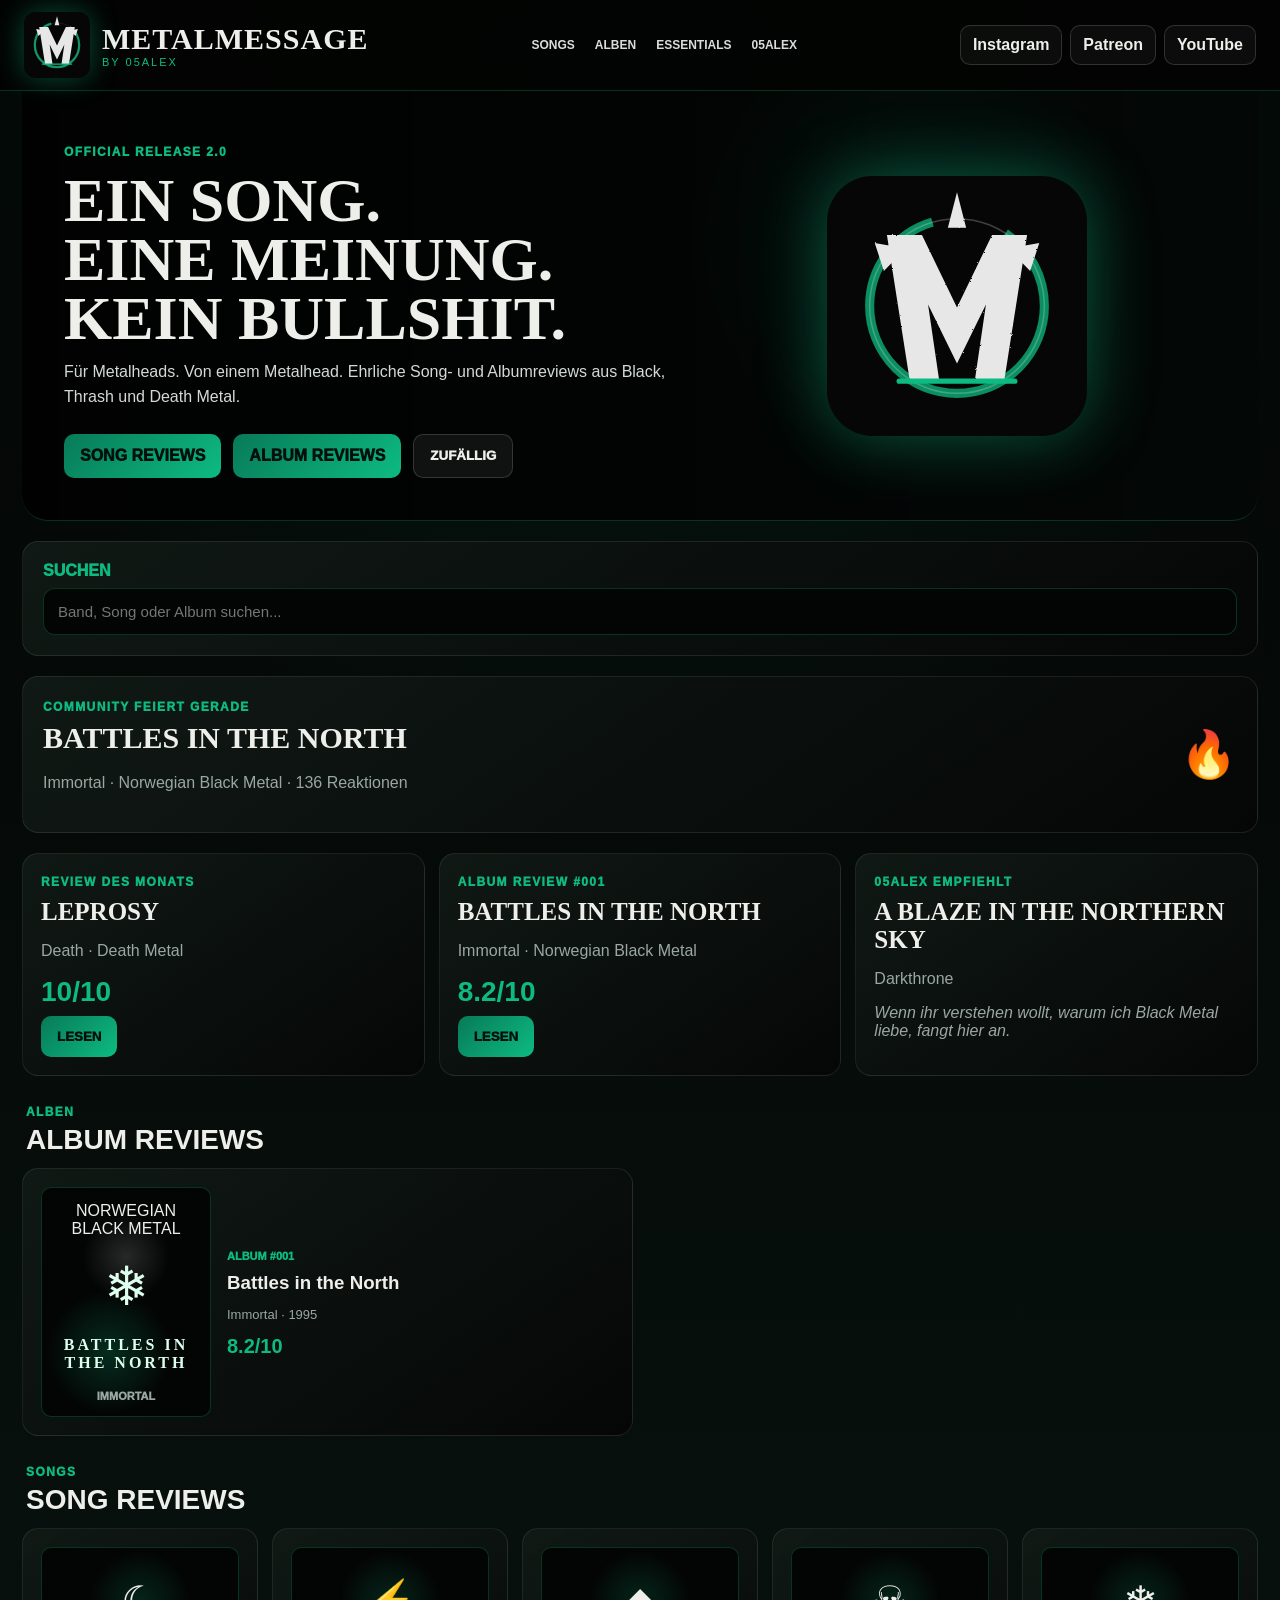
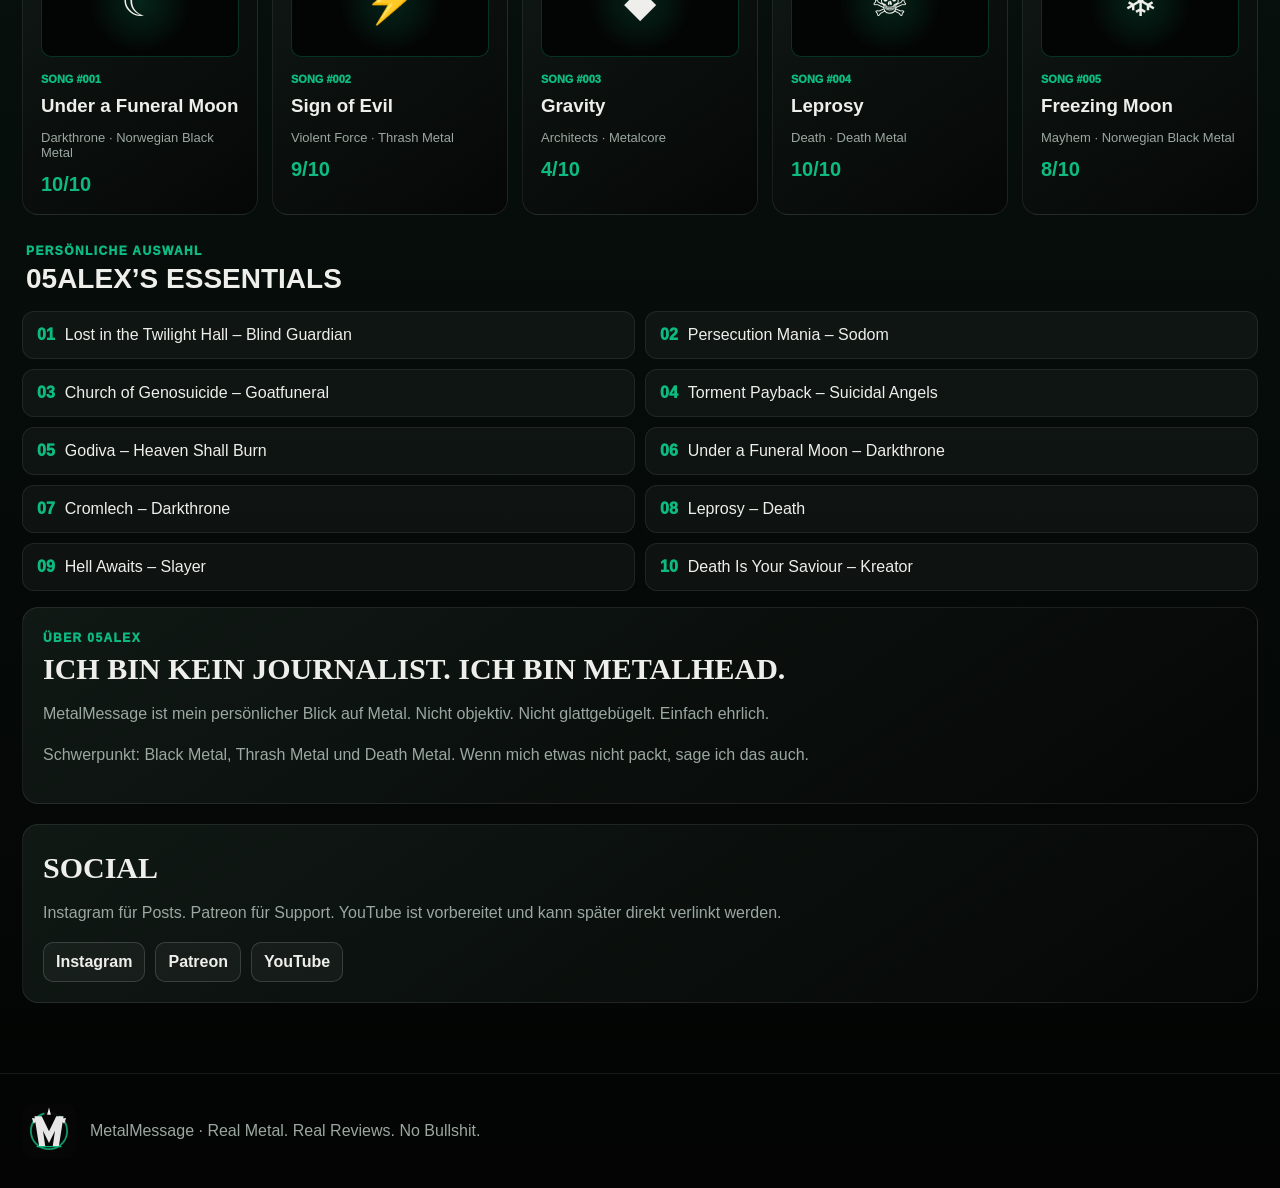
<file: index.html>
<!DOCTYPE html>
<html lang="de">
<head>
<meta charset="UTF-8">
<meta name="viewport" content="width=device-width, initial-scale=1.0">
<title>MetalMessage 2.0</title>
<link rel="icon" href="favicon.svg" type="image/svg+xml">
<link rel="stylesheet" href="style.css">
<script>setTimeout(function(){document.documentElement.classList.add('ready')},900);</script>
</head>
<body>
<div id="loader"><img src="logo.svg" alt=""><span>MetalMessage</span></div>

<header class="topbar">
<a class="brand" href="#home"><img src="logo.svg" alt=""><div><strong>MetalMessage</strong><small>by 05Alex</small></div></a>
<nav><a href="#songs">Songs</a><a href="#albums">Alben</a><a href="#essentials">Essentials</a><a href="#about">05Alex</a></nav>
<div class="links"><a href="https://www.instagram.com/metalmessage05alex/" target="_blank">Instagram</a><a href="https://www.patreon.com/c/metalmessageby05alex/posts" target="_blank">Patreon</a><a href="#" target="_blank">YouTube</a></div>
</header>

<main id="home">
<section class="hero">
<div>
<p>Official Release 2.0</p>
<h1>Ein Song.<br>Eine Meinung.<br>Kein Bullshit.</h1>
<span>Für Metalheads. Von einem Metalhead. Ehrliche Song- und Albumreviews aus Black, Thrash und Death Metal.</span>
<div class="actions"><a href="#songs">Song Reviews</a><a href="#albums">Album Reviews</a><button id="randomBtn">Zufällig</button></div>
</div>
<img src="logo.svg" alt="">
</section>

<section class="search"><label>Suchen</label><input id="search" placeholder="Band, Song oder Album suchen..."></section>

<section id="community" class="community"><div><span>Community feiert gerade</span><h2>Leprosy</h2><p>Reagiere auf Reviews und ändere den Favoriten.</p></div><strong>🤘</strong></section>

<section class="spotlight">
<article><span>Review des Monats</span><h2>Leprosy</h2><p>Death · Death Metal</p><strong>10/10</strong><button data-open="leprosy">Lesen</button></article>
<article><span>Album Review #001</span><h2>Battles in the North</h2><p>Immortal · Norwegian Black Metal</p><strong>8.2/10</strong><button data-open="battles-in-the-north">Lesen</button></article>
<article><span>05Alex empfiehlt</span><h2>A Blaze in the Northern Sky</h2><p>Darkthrone</p><em>Wenn ihr verstehen wollt, warum ich Black Metal liebe, fangt hier an.</em></article>
</section>

<section id="albums"><div class="section-head"><span>Alben</span><h2>Album Reviews</h2></div><div class="album-grid"><article class="album-card" data-kind="album" data-id="battles-in-the-north" data-search="immortal battles in the north norwegian black metal"><div class="artwork"><span>Norwegian Black Metal</span><div class="mark">❄</div><b>BATTLES IN THE NORTH</b><small>Immortal</small></div><div><small>Album #001</small><h3>Battles in the North</h3><p>Immortal · 1995</p><strong>8.2/10</strong></div></article></div></section>
<section id="songs"><div class="section-head"><span>Songs</span><h2>Song Reviews</h2></div><div class="grid"><article class="card" data-kind="song" data-id="under-a-funeral-moon" data-search="darkthrone under a funeral moon norwegian black metal"><div class="mini">☾</div><small>Song #001</small><h3>Under a Funeral Moon</h3><p>Darkthrone · Norwegian Black Metal</p><strong>10/10</strong></article>
<article class="card" data-kind="song" data-id="sign-of-evil" data-search="violent force sign of evil thrash metal"><div class="mini">⚡</div><small>Song #002</small><h3>Sign of Evil</h3><p>Violent Force · Thrash Metal</p><strong>9/10</strong></article>
<article class="card" data-kind="song" data-id="gravity" data-search="architects gravity metalcore"><div class="mini">◆</div><small>Song #003</small><h3>Gravity</h3><p>Architects · Metalcore</p><strong>4/10</strong></article>
<article class="card" data-kind="song" data-id="leprosy" data-search="death leprosy death metal"><div class="mini">☠</div><small>Song #004</small><h3>Leprosy</h3><p>Death · Death Metal</p><strong>10/10</strong></article>
<article class="card" data-kind="song" data-id="freezing-moon" data-search="mayhem freezing moon norwegian black metal"><div class="mini">❄</div><small>Song #005</small><h3>Freezing Moon</h3><p>Mayhem · Norwegian Black Metal</p><strong>8/10</strong></article></div></section>

<section id="essentials"><div class="section-head"><span>Persönliche Auswahl</span><h2>05Alex’s Essentials</h2></div><ol class="essentials"><li><span>01</span>Lost in the Twilight Hall – Blind Guardian</li>
<li><span>02</span>Persecution Mania – Sodom</li>
<li><span>03</span>Church of Genosuicide – Goatfuneral</li>
<li><span>04</span>Torment Payback – Suicidal Angels</li>
<li><span>05</span>Godiva – Heaven Shall Burn</li>
<li><span>06</span>Under a Funeral Moon – Darkthrone</li>
<li><span>07</span>Cromlech – Darkthrone</li>
<li><span>08</span>Leprosy – Death</li>
<li><span>09</span>Hell Awaits – Slayer</li>
<li><span>10</span>Death Is Your Saviour – Kreator</li></ol></section>

<section id="about" class="about"><span>Über 05Alex</span><h2>Ich bin kein Journalist. Ich bin Metalhead.</h2><p>MetalMessage ist mein persönlicher Blick auf Metal. Nicht objektiv. Nicht glattgebügelt. Einfach ehrlich.</p><p>Schwerpunkt: Black Metal, Thrash Metal und Death Metal. Wenn mich etwas nicht packt, sage ich das auch.</p></section>

<section class="socialhub"><h2>Social</h2><p>Instagram für Posts. Patreon für Support. YouTube ist vorbereitet und kann später direkt verlinkt werden.</p><div><a href="https://www.instagram.com/metalmessage05alex/" target="_blank">Instagram</a><a href="https://www.patreon.com/c/metalmessageby05alex/posts" target="_blank">Patreon</a><a href="#" target="_blank">YouTube</a></div></section>
</main>

<section id="detail" class="detail hidden"></section>
<footer><img src="logo.svg" alt=""><span>MetalMessage · Real Metal. Real Reviews. No Bullshit.</span></footer>
<script src="data.js"></script>
<script src="app.js"></script>
</body>
</html>
</file>
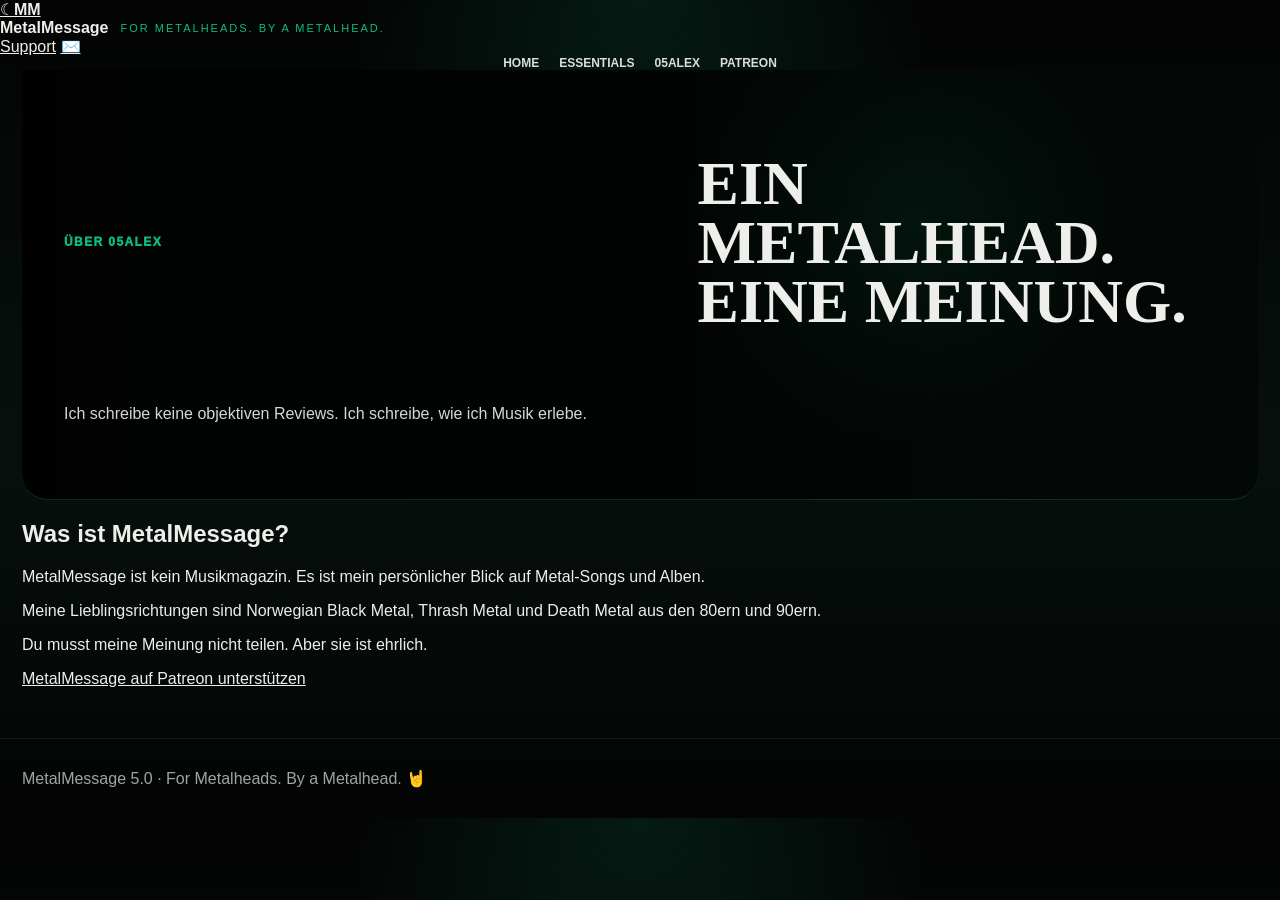
<file: about.html>
<!DOCTYPE html><html lang="de"><head><meta charset="UTF-8"><meta name="viewport" content="width=device-width, initial-scale=1.0"><title>Über 05Alex</title><link rel="stylesheet" href="style.css"></head><body>
<header class="top">
  <a class="logo" href="index.html"><span>☾</span><b>MM</b></a>
  <div class="brand"><b>MetalMessage</b><small>For Metalheads. By a Metalhead.</small></div>
  <a class="support-top" href="https://www.patreon.com/c/metalmessageby05alex/posts" target="_blank">Support</a>
  <a class="suggest" href="mailto:alexanderp2909@icloud.com?subject=Song-%20oder%20Albumvorschlag%20für%20MetalMessage&body=Hey%2005Alex,%0D%0A%0D%0Amein%20Vorschlag:%0D%0A%0D%0ABand:%20%0D%0ASong/Album:%20%0D%0AWarum%20solltest%20du%20es%20hören?:%20%0D%0A%0D%0A🤘">✉️</a>
</header>
<nav class="nav">
  <a href="index.html">Home</a><a href="essentials.html">Essentials</a><a href="about.html">05Alex</a><a href="https://www.patreon.com/c/metalmessageby05alex/posts" target="_blank">Patreon</a>
</nav>
<main><section class="hero small"><p>Über 05Alex</p><h1>Ein Metalhead. Eine Meinung.</h1><span>Ich schreibe keine objektiven Reviews. Ich schreibe, wie ich Musik erlebe.</span></section><section class="about-card"><h2>Was ist MetalMessage?</h2><p>MetalMessage ist kein Musikmagazin. Es ist mein persönlicher Blick auf Metal-Songs und Alben.</p><p>Meine Lieblingsrichtungen sind Norwegian Black Metal, Thrash Metal und Death Metal aus den 80ern und 90ern.</p><p>Du musst meine Meinung nicht teilen. Aber sie ist ehrlich.</p><a class="patreon-link" href="https://www.patreon.com/c/metalmessageby05alex/posts" target="_blank">MetalMessage auf Patreon unterstützen</a></section></main>
<footer>MetalMessage 5.0 · For Metalheads. By a Metalhead. 🤘</footer>
</body></html>
</file>
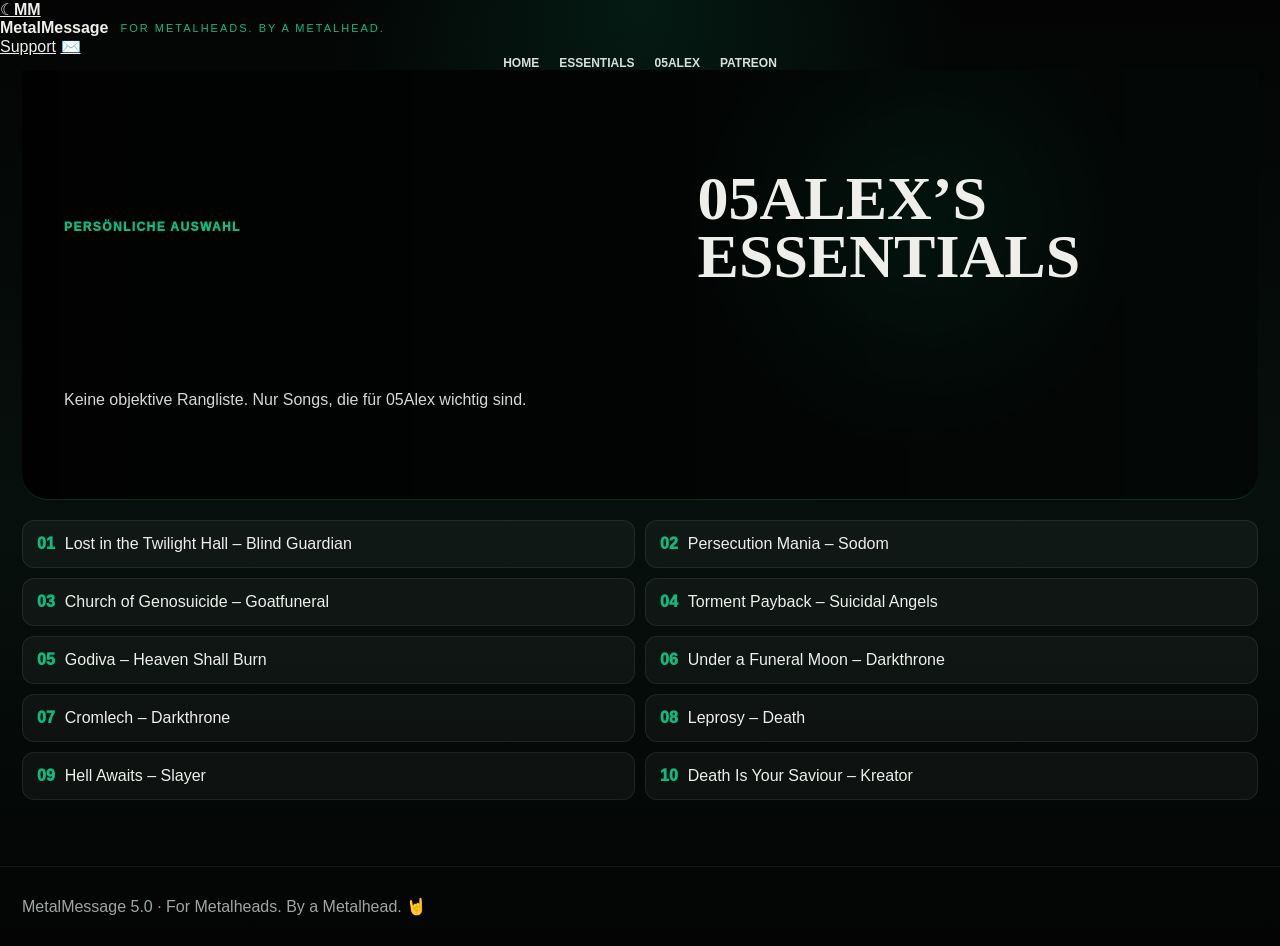
<file: essentials.html>
<!DOCTYPE html><html lang="de"><head><meta charset="UTF-8"><meta name="viewport" content="width=device-width, initial-scale=1.0"><title>05Alex’s Essentials</title><link rel="stylesheet" href="style.css"></head><body>
<header class="top">
  <a class="logo" href="index.html"><span>☾</span><b>MM</b></a>
  <div class="brand"><b>MetalMessage</b><small>For Metalheads. By a Metalhead.</small></div>
  <a class="support-top" href="https://www.patreon.com/c/metalmessageby05alex/posts" target="_blank">Support</a>
  <a class="suggest" href="mailto:alexanderp2909@icloud.com?subject=Song-%20oder%20Albumvorschlag%20für%20MetalMessage&body=Hey%2005Alex,%0D%0A%0D%0Amein%20Vorschlag:%0D%0A%0D%0ABand:%20%0D%0ASong/Album:%20%0D%0AWarum%20solltest%20du%20es%20hören?:%20%0D%0A%0D%0A🤘">✉️</a>
</header>
<nav class="nav">
  <a href="index.html">Home</a><a href="essentials.html">Essentials</a><a href="about.html">05Alex</a><a href="https://www.patreon.com/c/metalmessageby05alex/posts" target="_blank">Patreon</a>
</nav>
<main><section class="hero small"><p>Persönliche Auswahl</p><h1>05Alex’s Essentials</h1><span>Keine objektive Rangliste. Nur Songs, die für 05Alex wichtig sind.</span></section><ol class="essentials"><li><span>01</span>Lost in the Twilight Hall – Blind Guardian</li>
<li><span>02</span>Persecution Mania – Sodom</li>
<li><span>03</span>Church of Genosuicide – Goatfuneral</li>
<li><span>04</span>Torment Payback – Suicidal Angels</li>
<li><span>05</span>Godiva – Heaven Shall Burn</li>
<li><span>06</span>Under a Funeral Moon – Darkthrone</li>
<li><span>07</span>Cromlech – Darkthrone</li>
<li><span>08</span>Leprosy – Death</li>
<li><span>09</span>Hell Awaits – Slayer</li>
<li><span>10</span>Death Is Your Saviour – Kreator</li></ol></main>
<footer>MetalMessage 5.0 · For Metalheads. By a Metalhead. 🤘</footer>
</body></html>
</file>
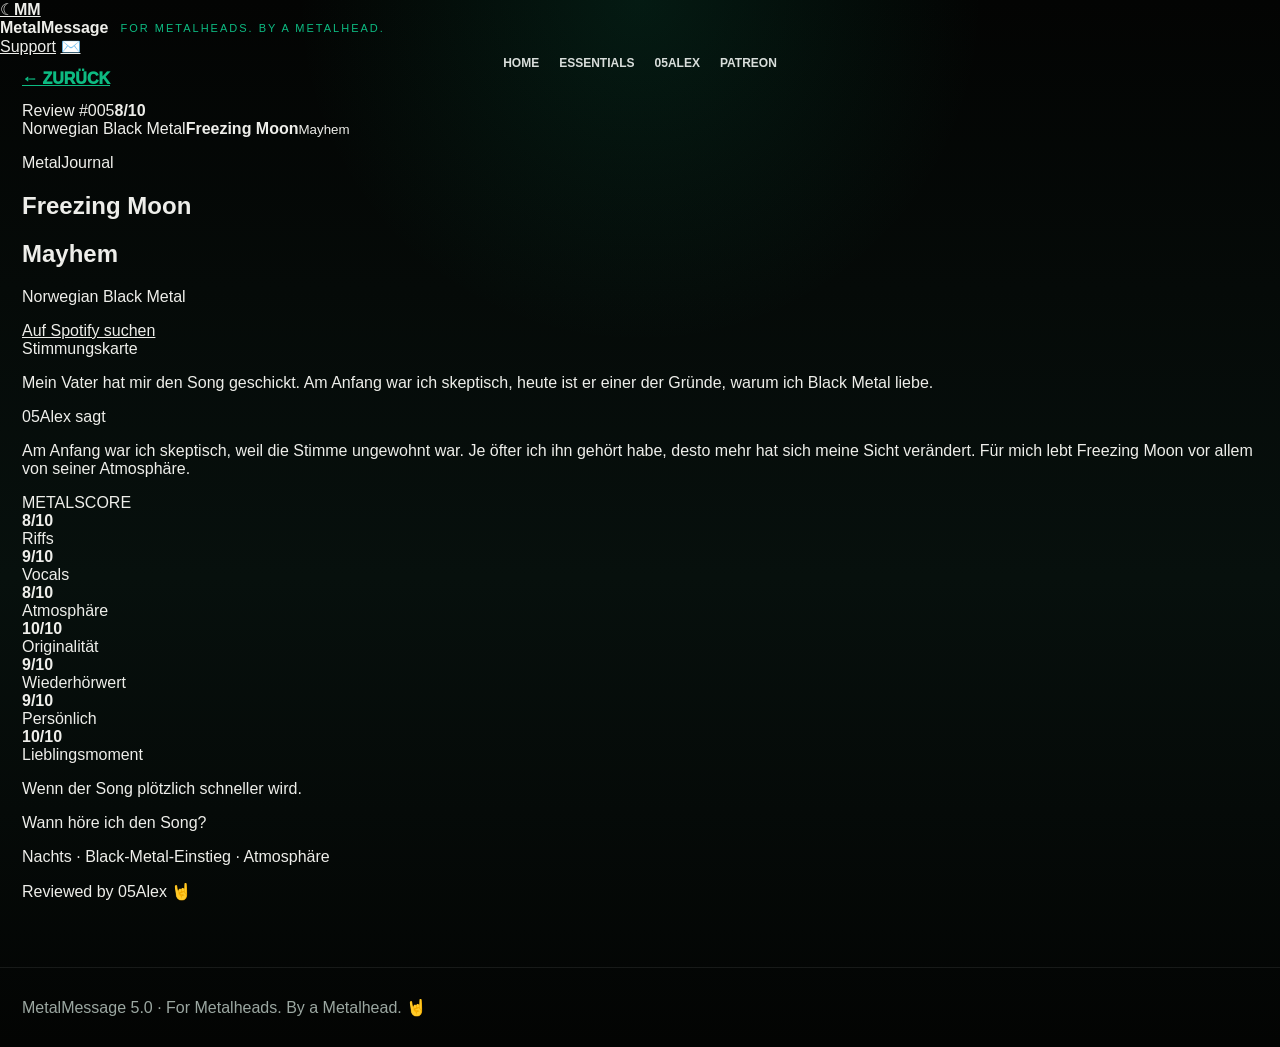
<file: review-freezing-moon.html>
<!DOCTYPE html><html lang="de"><head><meta charset="UTF-8"><meta name="viewport" content="width=device-width, initial-scale=1.0"><title>Freezing Moon – MetalMessage</title><link rel="stylesheet" href="style.css"></head><body>
<header class="top">
  <a class="logo" href="index.html"><span>☾</span><b>MM</b></a>
  <div class="brand"><b>MetalMessage</b><small>For Metalheads. By a Metalhead.</small></div>
  <a class="support-top" href="https://www.patreon.com/c/metalmessageby05alex/posts" target="_blank">Support</a>
  <a class="suggest" href="mailto:alexanderp2909@icloud.com?subject=Song-%20oder%20Albumvorschlag%20für%20MetalMessage&body=Hey%2005Alex,%0D%0A%0D%0Amein%20Vorschlag:%0D%0A%0D%0ABand:%20%0D%0ASong/Album:%20%0D%0AWarum%20solltest%20du%20es%20hören?:%20%0D%0A%0D%0A🤘">✉️</a>
</header>
<nav class="nav">
  <a href="index.html">Home</a><a href="essentials.html">Essentials</a><a href="about.html">05Alex</a><a href="https://www.patreon.com/c/metalmessageby05alex/posts" target="_blank">Patreon</a>
</nav>
<main><a class="back" href="index.html">← Zurück</a>
<section class="review-page">
 <div class="review-head"><span>Review #005</span><strong>8/10</strong></div>
 <div class="song-hero"><div class="poster big"><span>Norwegian Black Metal</span><b>Freezing Moon</b><small>Mayhem</small></div><div><p class="label">MetalJournal</p><h1>Freezing Moon</h1><h2>Mayhem</h2><p>Norwegian Black Metal</p><a href="https://open.spotify.com/search/Mayhem%20Freezing%20Moon" target="_blank">Auf Spotify suchen</a></div></div>
 <div class="mood-card"><span>Stimmungskarte</span><p>Mein Vater hat mir den Song geschickt. Am Anfang war ich skeptisch, heute ist er einer der Gründe, warum ich Black Metal liebe.</p></div>
 <div class="msg green"><span>05Alex sagt</span><p>Am Anfang war ich skeptisch, weil die Stimme ungewohnt war. Je öfter ich ihn gehört habe, desto mehr hat sich meine Sicht verändert. Für mich lebt Freezing Moon vor allem von seiner Atmosphäre.</p></div>
 <div class="metalscore"><span>METALSCORE</span><div class="scorebar"><i style="width:80%"></i></div><strong>8/10</strong><div class="score-line"><span>Riffs</span><div class="mini-bar"><i style="width:90%"></i></div><b>9/10</b></div>
<div class="score-line"><span>Vocals</span><div class="mini-bar"><i style="width:80%"></i></div><b>8/10</b></div>
<div class="score-line"><span>Atmosphäre</span><div class="mini-bar"><i style="width:100%"></i></div><b>10/10</b></div>
<div class="score-line"><span>Originalität</span><div class="mini-bar"><i style="width:90%"></i></div><b>9/10</b></div>
<div class="score-line"><span>Wiederhörwert</span><div class="mini-bar"><i style="width:90%"></i></div><b>9/10</b></div>
<div class="score-line"><span>Persönlich</span><div class="mini-bar"><i style="width:100%"></i></div><b>10/10</b></div></div>
 <div class="msg"><span>Lieblingsmoment</span><p>Wenn der Song plötzlich schneller wird.</p></div>
 <div class="msg"><span>Wann höre ich den Song?</span><p>Nachts · Black-Metal-Einstieg · Atmosphäre</p></div>
 <p class="signature">Reviewed by 05Alex 🤘</p>
</section></main>
<footer>MetalMessage 5.0 · For Metalheads. By a Metalhead. 🤘</footer>
</body></html>
</file>
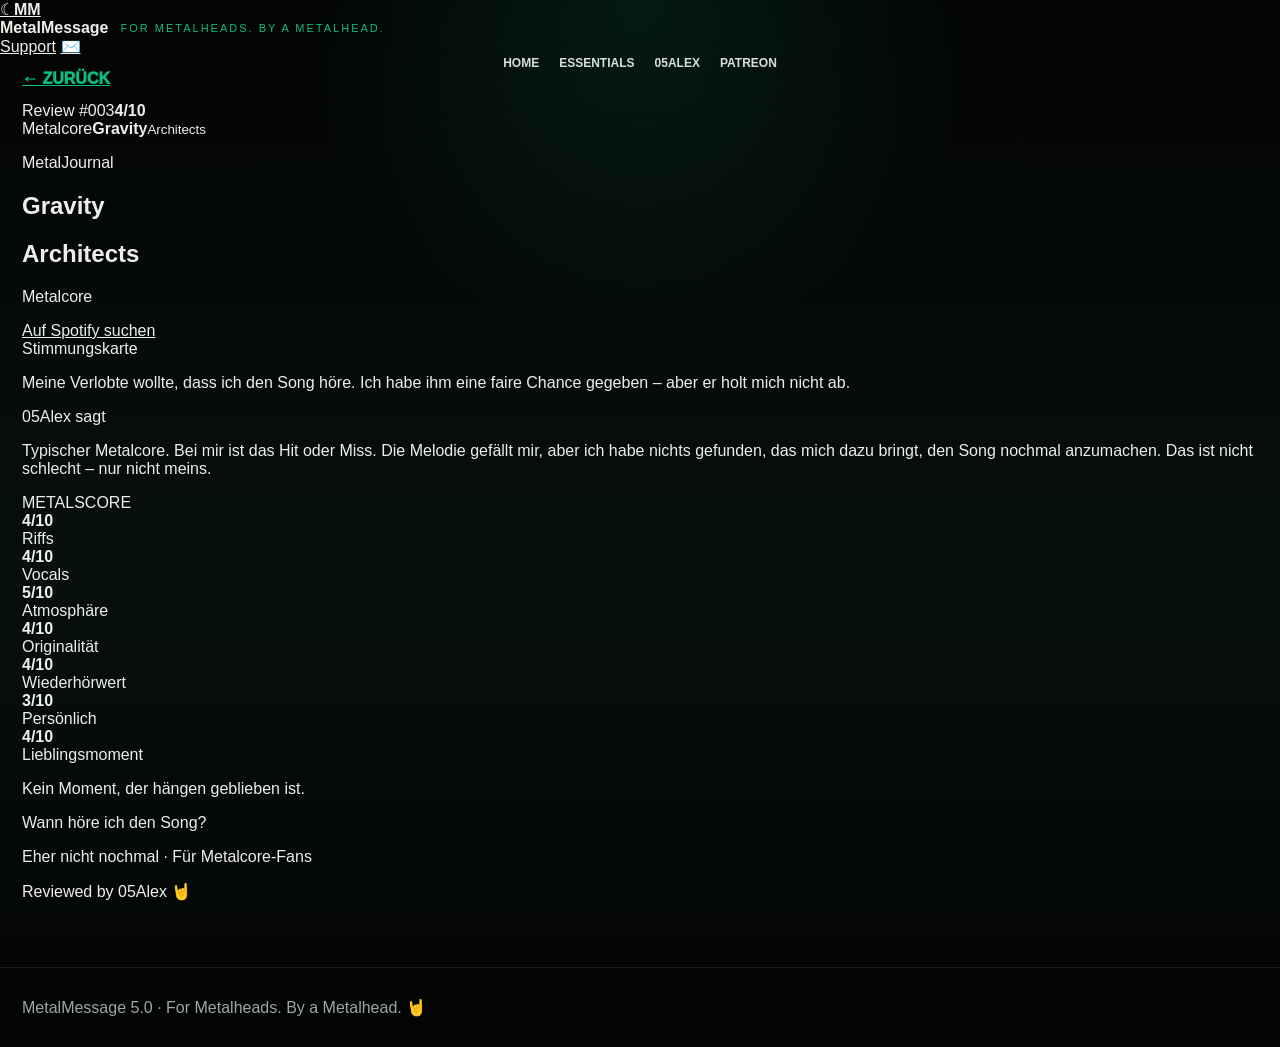
<file: review-gravity.html>
<!DOCTYPE html><html lang="de"><head><meta charset="UTF-8"><meta name="viewport" content="width=device-width, initial-scale=1.0"><title>Gravity – MetalMessage</title><link rel="stylesheet" href="style.css"></head><body>
<header class="top">
  <a class="logo" href="index.html"><span>☾</span><b>MM</b></a>
  <div class="brand"><b>MetalMessage</b><small>For Metalheads. By a Metalhead.</small></div>
  <a class="support-top" href="https://www.patreon.com/c/metalmessageby05alex/posts" target="_blank">Support</a>
  <a class="suggest" href="mailto:alexanderp2909@icloud.com?subject=Song-%20oder%20Albumvorschlag%20für%20MetalMessage&body=Hey%2005Alex,%0D%0A%0D%0Amein%20Vorschlag:%0D%0A%0D%0ABand:%20%0D%0ASong/Album:%20%0D%0AWarum%20solltest%20du%20es%20hören?:%20%0D%0A%0D%0A🤘">✉️</a>
</header>
<nav class="nav">
  <a href="index.html">Home</a><a href="essentials.html">Essentials</a><a href="about.html">05Alex</a><a href="https://www.patreon.com/c/metalmessageby05alex/posts" target="_blank">Patreon</a>
</nav>
<main><a class="back" href="index.html">← Zurück</a>
<section class="review-page">
 <div class="review-head"><span>Review #003</span><strong>4/10</strong></div>
 <div class="song-hero"><div class="poster big"><span>Metalcore</span><b>Gravity</b><small>Architects</small></div><div><p class="label">MetalJournal</p><h1>Gravity</h1><h2>Architects</h2><p>Metalcore</p><a href="https://open.spotify.com/search/Architects%20Gravity" target="_blank">Auf Spotify suchen</a></div></div>
 <div class="mood-card"><span>Stimmungskarte</span><p>Meine Verlobte wollte, dass ich den Song höre. Ich habe ihm eine faire Chance gegeben – aber er holt mich nicht ab.</p></div>
 <div class="msg green"><span>05Alex sagt</span><p>Typischer Metalcore. Bei mir ist das Hit oder Miss. Die Melodie gefällt mir, aber ich habe nichts gefunden, das mich dazu bringt, den Song nochmal anzumachen. Das ist nicht schlecht – nur nicht meins.</p></div>
 <div class="metalscore"><span>METALSCORE</span><div class="scorebar"><i style="width:40%"></i></div><strong>4/10</strong><div class="score-line"><span>Riffs</span><div class="mini-bar"><i style="width:40%"></i></div><b>4/10</b></div>
<div class="score-line"><span>Vocals</span><div class="mini-bar"><i style="width:50%"></i></div><b>5/10</b></div>
<div class="score-line"><span>Atmosphäre</span><div class="mini-bar"><i style="width:40%"></i></div><b>4/10</b></div>
<div class="score-line"><span>Originalität</span><div class="mini-bar"><i style="width:40%"></i></div><b>4/10</b></div>
<div class="score-line"><span>Wiederhörwert</span><div class="mini-bar"><i style="width:30%"></i></div><b>3/10</b></div>
<div class="score-line"><span>Persönlich</span><div class="mini-bar"><i style="width:40%"></i></div><b>4/10</b></div></div>
 <div class="msg"><span>Lieblingsmoment</span><p>Kein Moment, der hängen geblieben ist.</p></div>
 <div class="msg"><span>Wann höre ich den Song?</span><p>Eher nicht nochmal · Für Metalcore-Fans</p></div>
 <p class="signature">Reviewed by 05Alex 🤘</p>
</section></main>
<footer>MetalMessage 5.0 · For Metalheads. By a Metalhead. 🤘</footer>
</body></html>
</file>
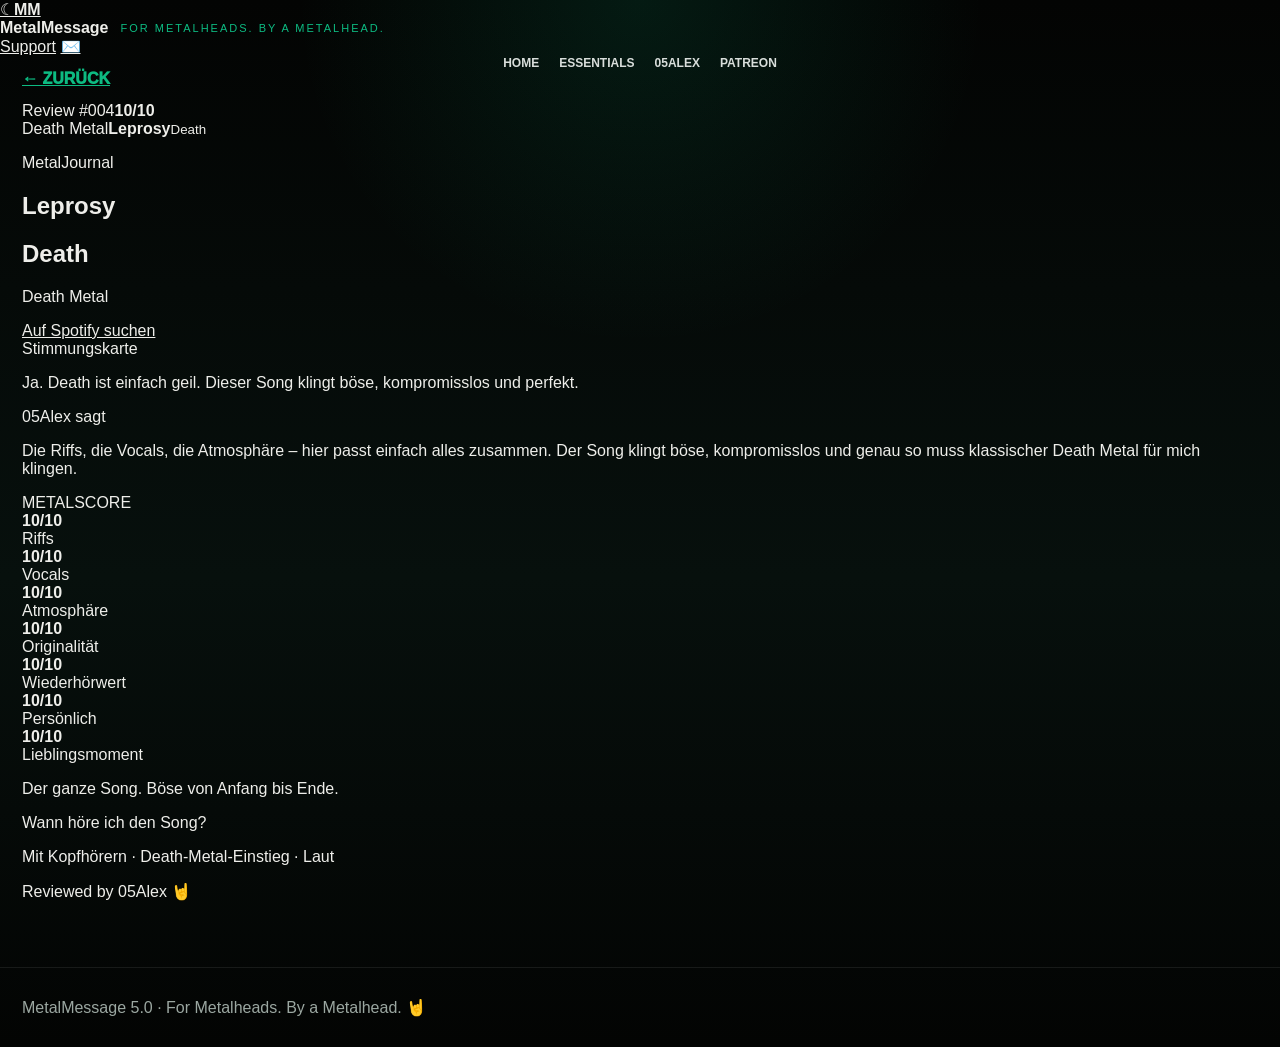
<file: review-leprosy.html>
<!DOCTYPE html><html lang="de"><head><meta charset="UTF-8"><meta name="viewport" content="width=device-width, initial-scale=1.0"><title>Leprosy – MetalMessage</title><link rel="stylesheet" href="style.css"></head><body>
<header class="top">
  <a class="logo" href="index.html"><span>☾</span><b>MM</b></a>
  <div class="brand"><b>MetalMessage</b><small>For Metalheads. By a Metalhead.</small></div>
  <a class="support-top" href="https://www.patreon.com/c/metalmessageby05alex/posts" target="_blank">Support</a>
  <a class="suggest" href="mailto:alexanderp2909@icloud.com?subject=Song-%20oder%20Albumvorschlag%20für%20MetalMessage&body=Hey%2005Alex,%0D%0A%0D%0Amein%20Vorschlag:%0D%0A%0D%0ABand:%20%0D%0ASong/Album:%20%0D%0AWarum%20solltest%20du%20es%20hören?:%20%0D%0A%0D%0A🤘">✉️</a>
</header>
<nav class="nav">
  <a href="index.html">Home</a><a href="essentials.html">Essentials</a><a href="about.html">05Alex</a><a href="https://www.patreon.com/c/metalmessageby05alex/posts" target="_blank">Patreon</a>
</nav>
<main><a class="back" href="index.html">← Zurück</a>
<section class="review-page">
 <div class="review-head"><span>Review #004</span><strong>10/10</strong></div>
 <div class="song-hero"><div class="poster big"><span>Death Metal</span><b>Leprosy</b><small>Death</small></div><div><p class="label">MetalJournal</p><h1>Leprosy</h1><h2>Death</h2><p>Death Metal</p><a href="https://open.spotify.com/search/Death%20Leprosy" target="_blank">Auf Spotify suchen</a></div></div>
 <div class="mood-card"><span>Stimmungskarte</span><p>Ja. Death ist einfach geil. Dieser Song klingt böse, kompromisslos und perfekt.</p></div>
 <div class="msg green"><span>05Alex sagt</span><p>Die Riffs, die Vocals, die Atmosphäre – hier passt einfach alles zusammen. Der Song klingt böse, kompromisslos und genau so muss klassischer Death Metal für mich klingen.</p></div>
 <div class="metalscore"><span>METALSCORE</span><div class="scorebar"><i style="width:100%"></i></div><strong>10/10</strong><div class="score-line"><span>Riffs</span><div class="mini-bar"><i style="width:100%"></i></div><b>10/10</b></div>
<div class="score-line"><span>Vocals</span><div class="mini-bar"><i style="width:100%"></i></div><b>10/10</b></div>
<div class="score-line"><span>Atmosphäre</span><div class="mini-bar"><i style="width:100%"></i></div><b>10/10</b></div>
<div class="score-line"><span>Originalität</span><div class="mini-bar"><i style="width:100%"></i></div><b>10/10</b></div>
<div class="score-line"><span>Wiederhörwert</span><div class="mini-bar"><i style="width:100%"></i></div><b>10/10</b></div>
<div class="score-line"><span>Persönlich</span><div class="mini-bar"><i style="width:100%"></i></div><b>10/10</b></div></div>
 <div class="msg"><span>Lieblingsmoment</span><p>Der ganze Song. Böse von Anfang bis Ende.</p></div>
 <div class="msg"><span>Wann höre ich den Song?</span><p>Mit Kopfhörern · Death-Metal-Einstieg · Laut</p></div>
 <p class="signature">Reviewed by 05Alex 🤘</p>
</section></main>
<footer>MetalMessage 5.0 · For Metalheads. By a Metalhead. 🤘</footer>
</body></html>
</file>
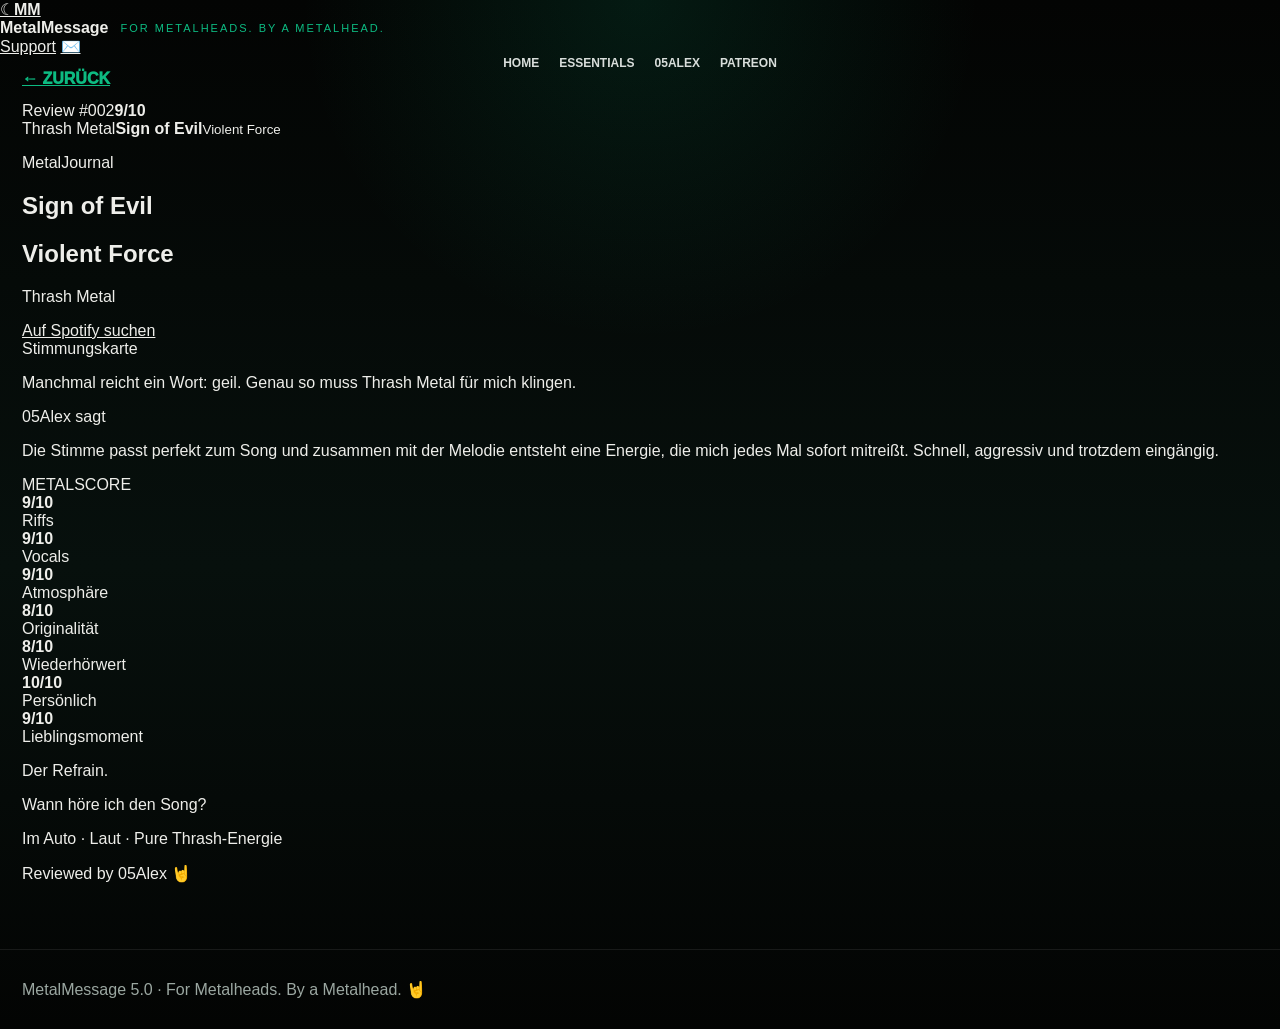
<file: review-sign-of-evil.html>
<!DOCTYPE html><html lang="de"><head><meta charset="UTF-8"><meta name="viewport" content="width=device-width, initial-scale=1.0"><title>Sign of Evil – MetalMessage</title><link rel="stylesheet" href="style.css"></head><body>
<header class="top">
  <a class="logo" href="index.html"><span>☾</span><b>MM</b></a>
  <div class="brand"><b>MetalMessage</b><small>For Metalheads. By a Metalhead.</small></div>
  <a class="support-top" href="https://www.patreon.com/c/metalmessageby05alex/posts" target="_blank">Support</a>
  <a class="suggest" href="mailto:alexanderp2909@icloud.com?subject=Song-%20oder%20Albumvorschlag%20für%20MetalMessage&body=Hey%2005Alex,%0D%0A%0D%0Amein%20Vorschlag:%0D%0A%0D%0ABand:%20%0D%0ASong/Album:%20%0D%0AWarum%20solltest%20du%20es%20hören?:%20%0D%0A%0D%0A🤘">✉️</a>
</header>
<nav class="nav">
  <a href="index.html">Home</a><a href="essentials.html">Essentials</a><a href="about.html">05Alex</a><a href="https://www.patreon.com/c/metalmessageby05alex/posts" target="_blank">Patreon</a>
</nav>
<main><a class="back" href="index.html">← Zurück</a>
<section class="review-page">
 <div class="review-head"><span>Review #002</span><strong>9/10</strong></div>
 <div class="song-hero"><div class="poster big"><span>Thrash Metal</span><b>Sign of Evil</b><small>Violent Force</small></div><div><p class="label">MetalJournal</p><h1>Sign of Evil</h1><h2>Violent Force</h2><p>Thrash Metal</p><a href="https://open.spotify.com/search/Violent%20Force%20Sign%20of%20Evil" target="_blank">Auf Spotify suchen</a></div></div>
 <div class="mood-card"><span>Stimmungskarte</span><p>Manchmal reicht ein Wort: geil. Genau so muss Thrash Metal für mich klingen.</p></div>
 <div class="msg green"><span>05Alex sagt</span><p>Die Stimme passt perfekt zum Song und zusammen mit der Melodie entsteht eine Energie, die mich jedes Mal sofort mitreißt. Schnell, aggressiv und trotzdem eingängig.</p></div>
 <div class="metalscore"><span>METALSCORE</span><div class="scorebar"><i style="width:90%"></i></div><strong>9/10</strong><div class="score-line"><span>Riffs</span><div class="mini-bar"><i style="width:90%"></i></div><b>9/10</b></div>
<div class="score-line"><span>Vocals</span><div class="mini-bar"><i style="width:90%"></i></div><b>9/10</b></div>
<div class="score-line"><span>Atmosphäre</span><div class="mini-bar"><i style="width:80%"></i></div><b>8/10</b></div>
<div class="score-line"><span>Originalität</span><div class="mini-bar"><i style="width:80%"></i></div><b>8/10</b></div>
<div class="score-line"><span>Wiederhörwert</span><div class="mini-bar"><i style="width:100%"></i></div><b>10/10</b></div>
<div class="score-line"><span>Persönlich</span><div class="mini-bar"><i style="width:90%"></i></div><b>9/10</b></div></div>
 <div class="msg"><span>Lieblingsmoment</span><p>Der Refrain.</p></div>
 <div class="msg"><span>Wann höre ich den Song?</span><p>Im Auto · Laut · Pure Thrash-Energie</p></div>
 <p class="signature">Reviewed by 05Alex 🤘</p>
</section></main>
<footer>MetalMessage 5.0 · For Metalheads. By a Metalhead. 🤘</footer>
</body></html>
</file>
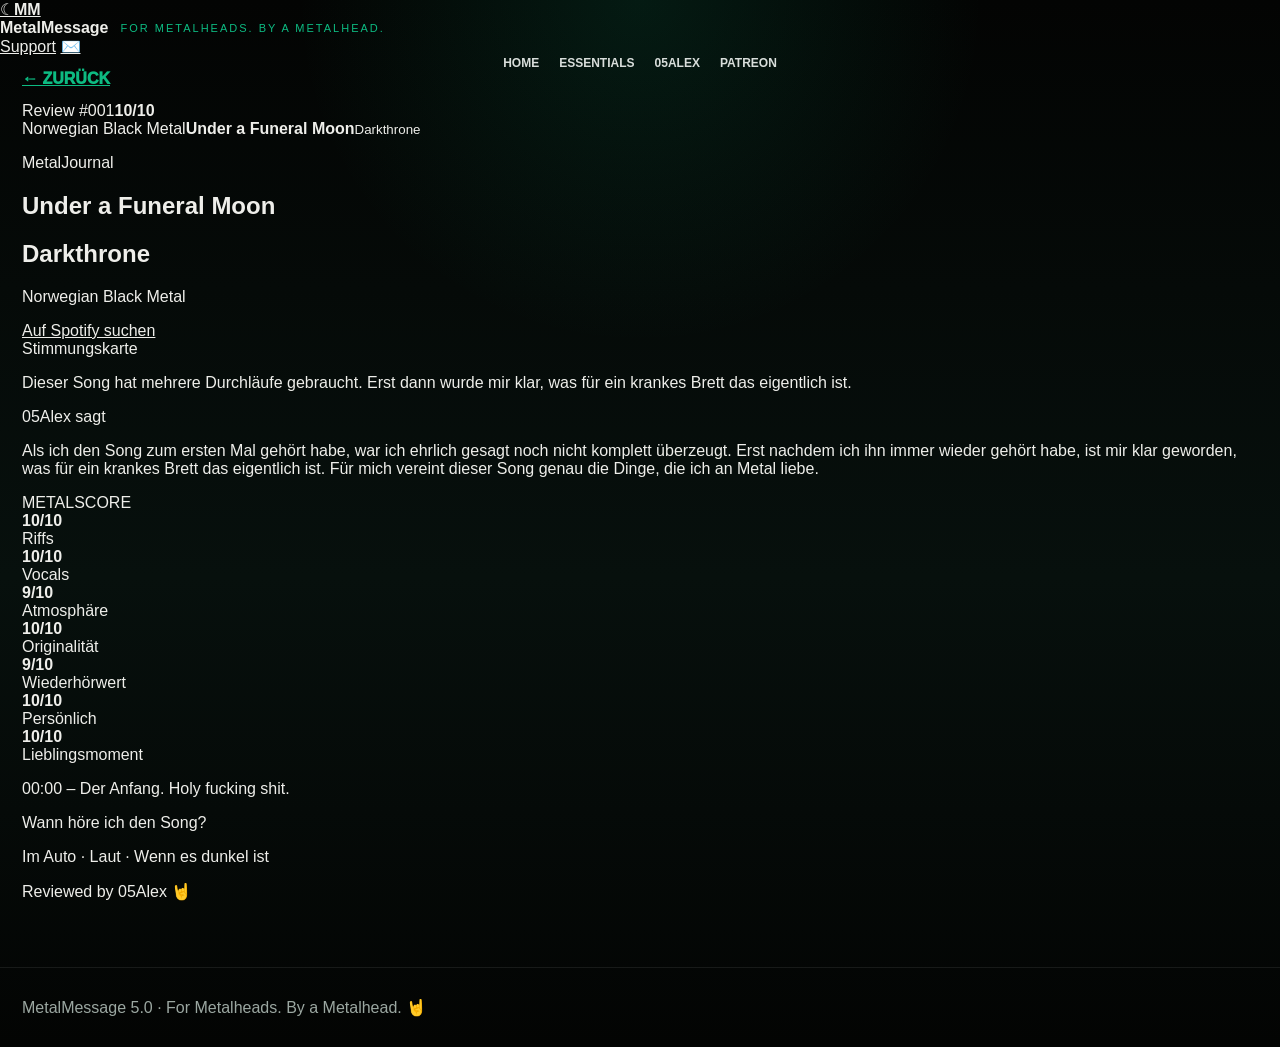
<file: review-under-a-funeral-moon.html>
<!DOCTYPE html><html lang="de"><head><meta charset="UTF-8"><meta name="viewport" content="width=device-width, initial-scale=1.0"><title>Under a Funeral Moon – MetalMessage</title><link rel="stylesheet" href="style.css"></head><body>
<header class="top">
  <a class="logo" href="index.html"><span>☾</span><b>MM</b></a>
  <div class="brand"><b>MetalMessage</b><small>For Metalheads. By a Metalhead.</small></div>
  <a class="support-top" href="https://www.patreon.com/c/metalmessageby05alex/posts" target="_blank">Support</a>
  <a class="suggest" href="mailto:alexanderp2909@icloud.com?subject=Song-%20oder%20Albumvorschlag%20für%20MetalMessage&body=Hey%2005Alex,%0D%0A%0D%0Amein%20Vorschlag:%0D%0A%0D%0ABand:%20%0D%0ASong/Album:%20%0D%0AWarum%20solltest%20du%20es%20hören?:%20%0D%0A%0D%0A🤘">✉️</a>
</header>
<nav class="nav">
  <a href="index.html">Home</a><a href="essentials.html">Essentials</a><a href="about.html">05Alex</a><a href="https://www.patreon.com/c/metalmessageby05alex/posts" target="_blank">Patreon</a>
</nav>
<main><a class="back" href="index.html">← Zurück</a>
<section class="review-page">
 <div class="review-head"><span>Review #001</span><strong>10/10</strong></div>
 <div class="song-hero"><div class="poster big"><span>Norwegian Black Metal</span><b>Under a Funeral Moon</b><small>Darkthrone</small></div><div><p class="label">MetalJournal</p><h1>Under a Funeral Moon</h1><h2>Darkthrone</h2><p>Norwegian Black Metal</p><a href="https://open.spotify.com/search/Darkthrone%20Under%20a%20Funeral%20Moon" target="_blank">Auf Spotify suchen</a></div></div>
 <div class="mood-card"><span>Stimmungskarte</span><p>Dieser Song hat mehrere Durchläufe gebraucht. Erst dann wurde mir klar, was für ein krankes Brett das eigentlich ist.</p></div>
 <div class="msg green"><span>05Alex sagt</span><p>Als ich den Song zum ersten Mal gehört habe, war ich ehrlich gesagt noch nicht komplett überzeugt. Erst nachdem ich ihn immer wieder gehört habe, ist mir klar geworden, was für ein krankes Brett das eigentlich ist. Für mich vereint dieser Song genau die Dinge, die ich an Metal liebe.</p></div>
 <div class="metalscore"><span>METALSCORE</span><div class="scorebar"><i style="width:100%"></i></div><strong>10/10</strong><div class="score-line"><span>Riffs</span><div class="mini-bar"><i style="width:100%"></i></div><b>10/10</b></div>
<div class="score-line"><span>Vocals</span><div class="mini-bar"><i style="width:90%"></i></div><b>9/10</b></div>
<div class="score-line"><span>Atmosphäre</span><div class="mini-bar"><i style="width:100%"></i></div><b>10/10</b></div>
<div class="score-line"><span>Originalität</span><div class="mini-bar"><i style="width:90%"></i></div><b>9/10</b></div>
<div class="score-line"><span>Wiederhörwert</span><div class="mini-bar"><i style="width:100%"></i></div><b>10/10</b></div>
<div class="score-line"><span>Persönlich</span><div class="mini-bar"><i style="width:100%"></i></div><b>10/10</b></div></div>
 <div class="msg"><span>Lieblingsmoment</span><p>00:00 – Der Anfang. Holy fucking shit.</p></div>
 <div class="msg"><span>Wann höre ich den Song?</span><p>Im Auto · Laut · Wenn es dunkel ist</p></div>
 <p class="signature">Reviewed by 05Alex 🤘</p>
</section></main>
<footer>MetalMessage 5.0 · For Metalheads. By a Metalhead. 🤘</footer>
</body></html>
</file>
<file: style.css>
:root{--bg:#050605;--panel:#0d1210;--panel2:#111a16;--emerald:#0dbb82;--emerald2:#087a57;--text:#eeeeea;--muted:#9ba7a1;--line:rgba(13,187,130,.25)}*{box-sizing:border-box}html{scroll-behavior:smooth}body{margin:0;background:radial-gradient(circle at top,rgba(13,187,130,.12),transparent 28%),linear-gradient(#030403,#07100d 55%,#030403);color:var(--text);font-family:Arial,Helvetica,sans-serif}a{color:inherit}#loader{position:fixed;inset:0;background:#020303;z-index:999;display:grid;place-items:center;transition:.35s}#loader img{width:118px;filter:drop-shadow(0 0 24px rgba(13,187,130,.5))}#loader span{margin-top:-130px;text-transform:uppercase;letter-spacing:4px;color:#ddd}.ready #loader{opacity:0;visibility:hidden;pointer-events:none}.topbar{position:sticky;top:0;z-index:50;display:flex;align-items:center;gap:22px;padding:12px 24px;background:rgba(3,4,3,.94);border-bottom:1px solid var(--line);backdrop-filter:blur(14px)}.brand{display:flex;align-items:center;gap:12px;text-decoration:none;min-width:280px}.brand img{width:66px;height:66px;filter:drop-shadow(0 0 14px rgba(13,187,130,.4))}.brand strong{font-family:Georgia,serif;text-transform:uppercase;font-size:30px;letter-spacing:1px}.brand small{display:block;color:var(--emerald);text-transform:uppercase;letter-spacing:2px;font-size:11px}nav{display:flex;gap:20px;flex:1;justify-content:center}nav a{text-decoration:none;text-transform:uppercase;font-weight:900;font-size:12px;color:#d9dedb}nav a:hover{color:var(--emerald)}.links{display:flex;gap:8px}.links a,.socialhub a{font-weight:900;text-decoration:none;border:1px solid rgba(255,255,255,.15);padding:10px 12px;border-radius:10px;background:rgba(255,255,255,.04)}main,.detail{max-width:1380px;margin:0 auto;padding:0 22px 50px}.hero{min-height:430px;display:grid;grid-template-columns:1.1fr .9fr;align-items:center;border-radius:0 0 26px 26px;padding:42px;background:linear-gradient(90deg,rgba(0,0,0,.92),rgba(0,0,0,.58)),radial-gradient(circle at 72% 35%,rgba(13,187,130,.25),transparent 24%),#08110e;margin-bottom:20px;border-bottom:1px solid var(--line)}.hero p,.section-head span,.about span,.community span,.spotlight span{color:var(--emerald);text-transform:uppercase;letter-spacing:1.4px;font-size:12px;font-weight:950}.hero h1{font-family:Georgia,serif;text-transform:uppercase;font-size:62px;line-height:.95;margin:12px 0}.hero span{display:block;color:#d3dad6;max-width:620px;line-height:1.55}.hero img{width:260px;justify-self:center;filter:drop-shadow(0 0 34px rgba(13,187,130,.45))}.actions{display:flex;gap:12px;flex-wrap:wrap;margin-top:24px}.actions a,.actions button,.spotlight button{border:0;border-radius:10px;padding:13px 16px;background:linear-gradient(135deg,var(--emerald2),var(--emerald));color:#02100b;font-weight:950;text-transform:uppercase;text-decoration:none;cursor:pointer}.actions button{background:rgba(255,255,255,.06);color:var(--text);border:1px solid rgba(255,255,255,.15)}.search,.community,.about,.socialhub{background:linear-gradient(145deg,rgba(17,26,22,.94),rgba(5,7,6,.97));border:1px solid rgba(255,255,255,.09);border-radius:16px;padding:20px;margin-bottom:20px}.search label{display:block;color:var(--emerald);text-transform:uppercase;font-weight:950;margin-bottom:8px}.search input{width:100%;border:1px solid var(--line);background:#030504;color:var(--text);border-radius:12px;padding:14px;font-size:15px}.community{display:grid;grid-template-columns:1fr auto;align-items:center;cursor:pointer}.community h2,.about h2,.socialhub h2{font-family:Georgia,serif;text-transform:uppercase;font-size:30px;margin:6px 0}.community p,.about p,.socialhub p{color:var(--muted);line-height:1.55}.community strong{font-size:46px}.spotlight{display:grid;grid-template-columns:repeat(3,1fr);gap:14px;margin-bottom:24px}.spotlight article,.card,.album-card{background:linear-gradient(145deg,rgba(17,26,22,.94),rgba(5,7,6,.97));border:1px solid rgba(255,255,255,.09);border-radius:16px;padding:18px}.spotlight h2{font-family:Georgia,serif;text-transform:uppercase;font-size:25px;margin:8px 0}.spotlight p,.spotlight em{color:var(--muted)}.spotlight strong{display:block;color:var(--emerald);font-size:28px;margin:8px 0}.section-head{margin:26px 4px 12px}.section-head h2{font-size:28px;margin:4px 0;text-transform:uppercase}.grid{display:grid;grid-template-columns:repeat(5,1fr);gap:14px}.card,.album-card{cursor:pointer;transition:.2s}.card:hover,.album-card:hover{transform:translateY(-3px);border-color:var(--emerald)}.mini{height:110px;border-radius:10px;border:1px solid var(--line);display:grid;place-items:center;margin-bottom:12px;background:radial-gradient(circle,rgba(13,187,130,.18),transparent 45%),#030504;font-size:42px}.card small,.album-card small{color:var(--emerald);text-transform:uppercase;font-weight:950;font-size:11px}.card h3,.album-card h3{margin:8px 0 4px}.card p,.album-card p{color:var(--muted);font-size:13px}.card strong,.album-card strong{color:var(--emerald);font-size:20px}.album-grid{display:grid;grid-template-columns:repeat(2,1fr);gap:14px}.album-card{display:grid;grid-template-columns:170px 1fr;gap:16px;align-items:center}.artwork{min-height:230px;border-radius:10px;border:1px solid var(--line);display:flex;flex-direction:column;justify-content:space-between;padding:14px;text-align:center;text-transform:uppercase;background:radial-gradient(circle at 50% 30%,rgba(255,255,255,.14),transparent 24%),radial-gradient(circle at 40% 72%,rgba(13,187,130,.22),transparent 32%),#030504}.mark{font-size:54px;color:#dfffee}.artwork b{font-family:Georgia,serif;color:#dfffee;letter-spacing:3px}.artwork small{color:var(--muted)}.essentials{display:grid;grid-template-columns:repeat(2,1fr);gap:10px;padding:0;list-style:none}.essentials li{background:rgba(255,255,255,.04);border:1px solid rgba(255,255,255,.08);border-radius:12px;padding:14px}.essentials span{color:var(--emerald);font-weight:950;margin-right:10px}.detail{padding-top:24px}.hidden{display:none!important}.back{display:inline-block;color:var(--emerald);font-weight:950;text-transform:uppercase;margin-bottom:14px;cursor:pointer}.detail-layout{display:grid;grid-template-columns:310px 1fr;gap:20px}.detail-main{background:linear-gradient(145deg,rgba(17,26,22,.94),rgba(5,7,6,.97));border:1px solid rgba(255,255,255,.09);border-radius:16px;padding:22px}.detail-main h1{font-family:Georgia,serif;text-transform:uppercase;font-size:42px;margin:8px 0}.detail-main h2{color:var(--muted);font-size:18px}.block{border:1px solid rgba(255,255,255,.08);border-radius:12px;padding:16px;margin:14px 0;background:rgba(255,255,255,.035)}.block span{color:var(--emerald);text-transform:uppercase;font-size:12px;font-weight:950}.block p,.block li{color:#d2dad5;line-height:1.55}.score-row{display:grid;grid-template-columns:130px 1fr 45px;gap:10px;align-items:center;margin:10px 0}.bar{height:8px;background:rgba(255,255,255,.1);border-radius:999px;overflow:hidden}.bar i{display:block;height:100%;background:linear-gradient(90deg,var(--emerald2),var(--emerald))}.reactions{display:flex;gap:8px;flex-wrap:wrap}.reactions button{border:1px solid rgba(255,255,255,.13);background:rgba(255,255,255,.045);color:var(--text);border-radius:999px;padding:10px 12px;font-weight:950;cursor:pointer}.reactions button.active{border-color:var(--emerald);background:rgba(13,187,130,.16)}.socialhub div{display:flex;gap:10px;flex-wrap:wrap}footer{max-width:1380px;margin:0 auto;padding:30px 22px;display:flex;gap:14px;align-items:center;color:var(--muted);border-top:1px solid rgba(255,255,255,.08)}footer img{width:54px}@media(max-width:980px){.topbar{padding:10px 12px}.brand{min-width:auto}.brand img{width:54px}.brand strong{font-size:22px}.brand small,nav{display:none}.links a{font-size:12px;padding:8px}main,.detail{padding:0 14px 40px}.hero{grid-template-columns:1fr;padding:30px 18px}.hero h1{font-size:44px}.hero img{display:none}.spotlight,.album-grid{grid-template-columns:1fr}.grid{grid-template-columns:1fr 1fr}.detail-layout{grid-template-columns:1fr}.essentials{grid-template-columns:1fr}}@media(max-width:560px){.links a:nth-child(1){display:none}.hero h1{font-size:36px}.actions a,.actions button{width:100%;text-align:center}.grid{grid-template-columns:1fr}.album-card{grid-template-columns:1fr}.community{grid-template-columns:1fr}.score-row{grid-template-columns:100px 1fr 38px}}
</file>
